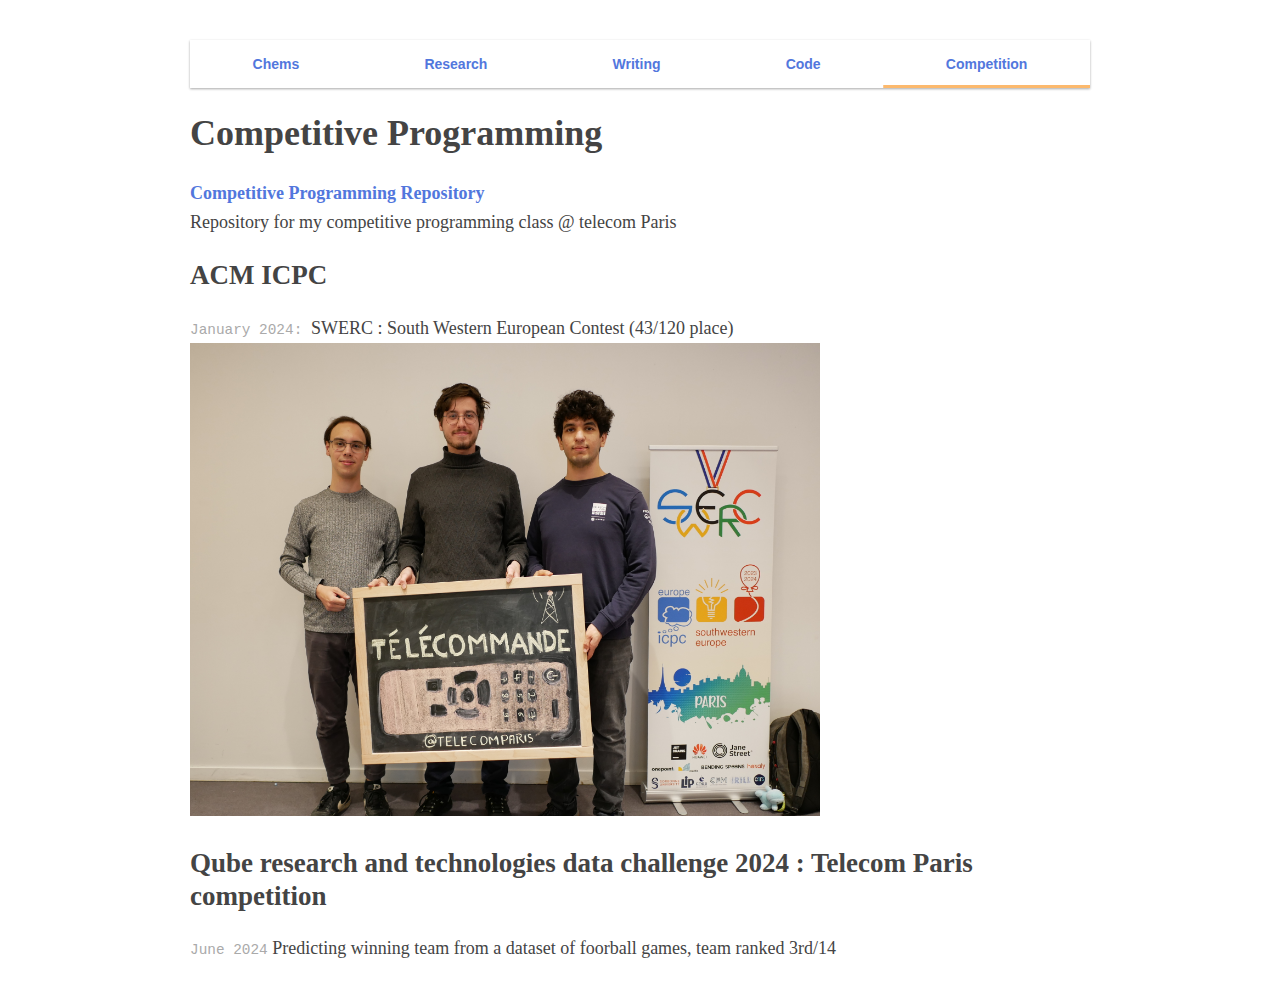
<file: cp.html>
<!DOCTYPE html>
<html>
<link rel="stylesheet" type="text/css" href="index.css">

<head>

  <meta charset="utf-8">
  <meta name="viewport" content="width=device-width, initial-scale=1">
  <title>Chems the sun</title>
  <style type="text/css">
    img {
      width: 70%;
      padding-right: 10px;
    }

    .small {
      width: 40%;
      padding-right: 10px;
    }
  </style>
</head>

<nav class="menu">
  <ul class="menu__list">
    <li class="menu__group"><a href="index.html" class="menu__link">Chems</a></li>
    <li class="menu__group"><a href="research.html" class="menu__link">Research</a></li>
    <li class="menu__group"><a href="writing.html" class="menu__link">Writing</a></li>
    <li class="menu__group"><a href="projects.html" class="menu__link">Code</a></li>
    <li class="menu__group"><a href="cp.html" class="menu__link select__link">Competition</a></li>
  </ul>
</nav>


<body>
  <h1>Competitive Programming</h1>
  <b><a href="https://github.com/chemousesi/INF280">Competitive Programming Repository</a></b><br>
  Repository for my competitive programming class @ telecom Paris

  <h2> ACM ICPC </h2>
  <span class="date">January 2024: </span>SWERC : South Western European Contest (43/120 place)<br>
  <img src="img/swerc2023-2024.jpg"><br>

  <!-- 
    <h2><a href="https://codeforces.com/profile/chilli">Codeforces</a></h3><br>
      <img class="small" src="img/cf.jpg"><br>
      <hr>
      <h2>First Tech Challenge</h2>
      <span class="date">2016:</span> Res-Q Finalist Alliance Captains
      <iframe width="560" height="315" src="https://www.youtube.com/embed/aDYqt-jd0cg" frameborder="0"
        allow="accelerometer; autoplay; encrypted-media; gyroscope; picture-in-picture" allowfullscreen></iframe> -->

  <h2>Qube research and technologies data challenge 2024 : Telecom Paris competition</h2>
  <span class="date">June 2024</span> Predicting winning team from a dataset of foorball games, team ranked 3rd/14


</body>

</html>
</file>
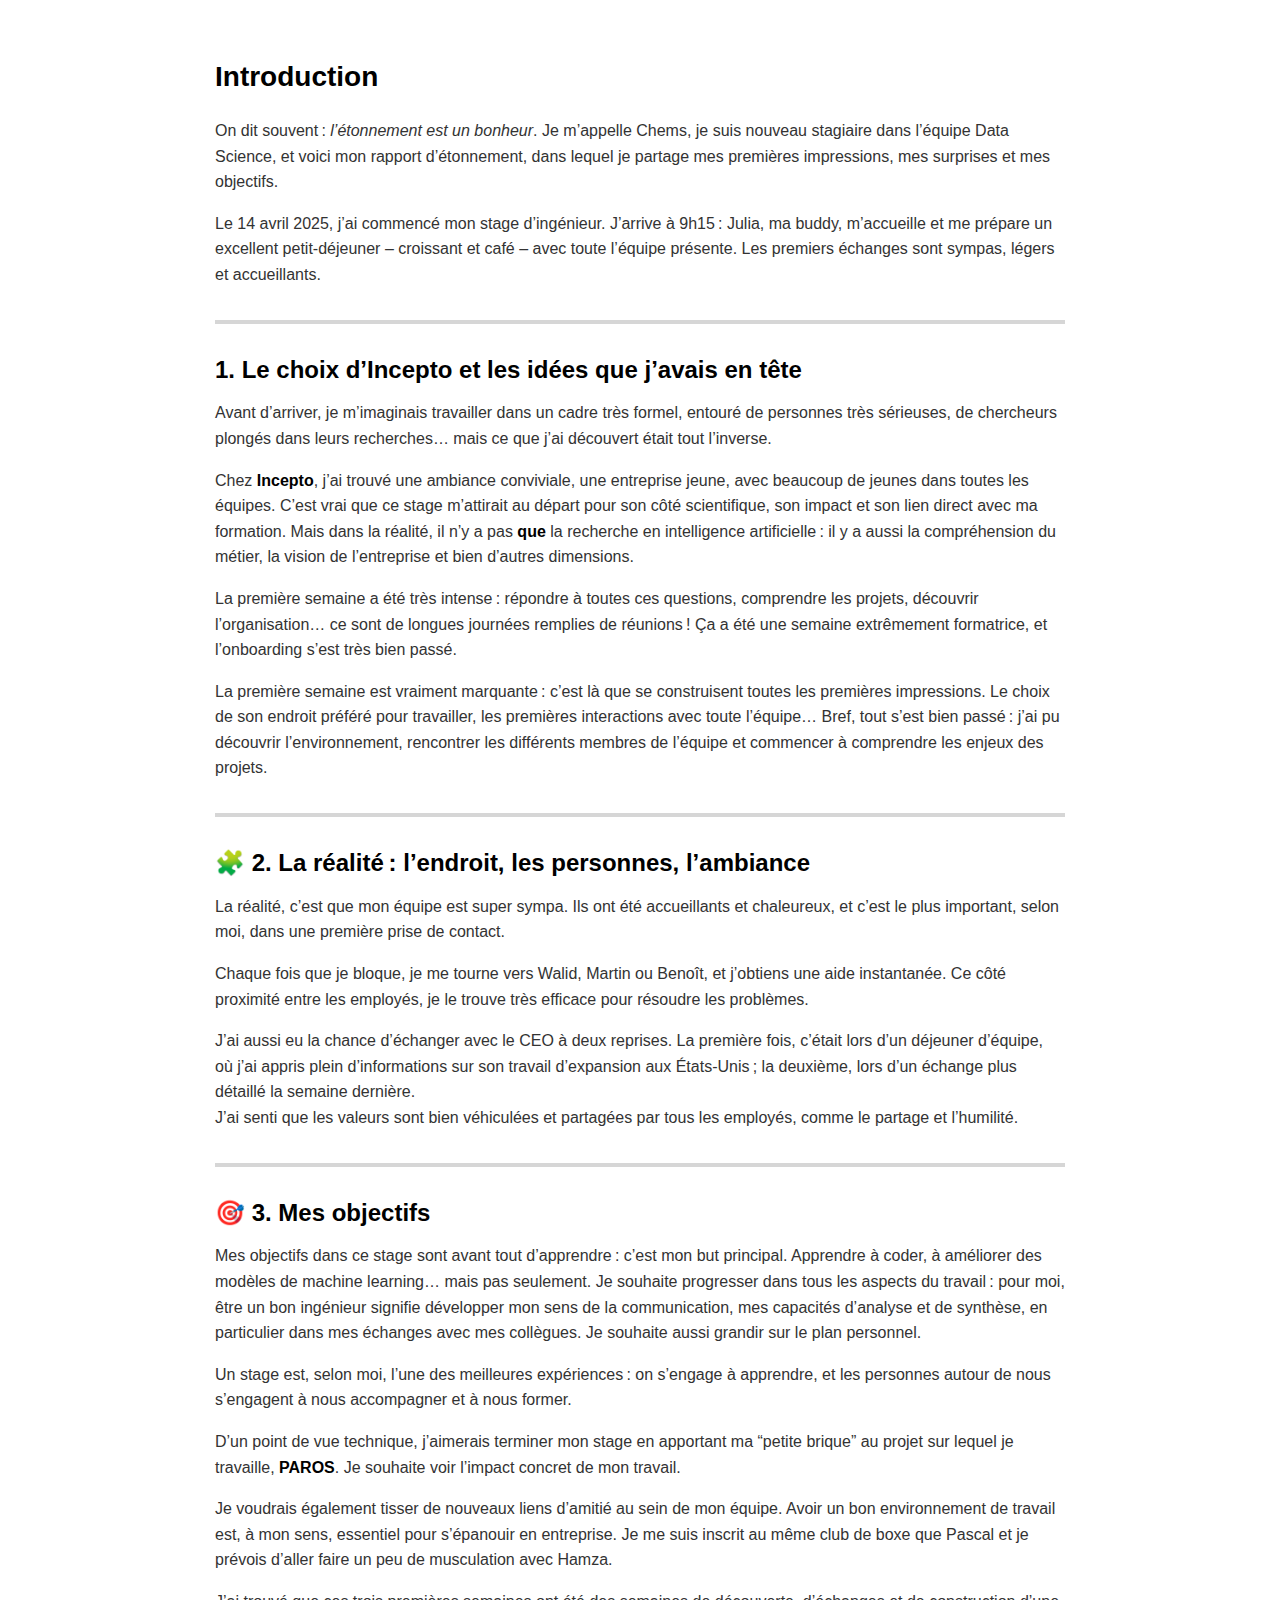
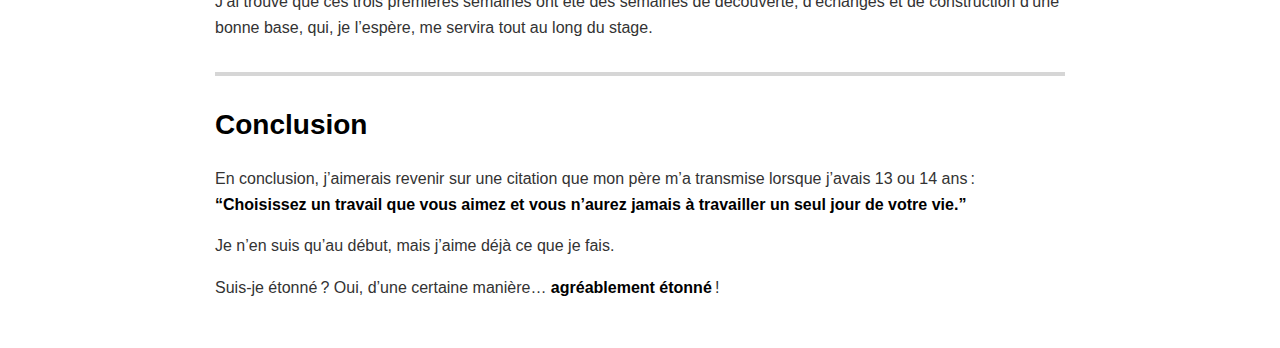
<file: discovery_report.html>
<!DOCTYPE html><html><head>
      <title>discovery_report</title>
      <meta charset="utf-8">
      <meta name="viewport" content="width=device-width, initial-scale=1.0">
      
      <link rel="stylesheet" href="file:////home/chems-benaziza-incepto/.vscode-server/extensions/shd101wyy.markdown-preview-enhanced-0.8.18/crossnote/dependencies/katex/katex.min.css">
      
      
      
      
      
      <style>
      code[class*=language-],pre[class*=language-]{color:#333;background:0 0;font-family:Consolas,"Liberation Mono",Menlo,Courier,monospace;text-align:left;white-space:pre;word-spacing:normal;word-break:normal;word-wrap:normal;line-height:1.4;-moz-tab-size:8;-o-tab-size:8;tab-size:8;-webkit-hyphens:none;-moz-hyphens:none;-ms-hyphens:none;hyphens:none}pre[class*=language-]{padding:.8em;overflow:auto;border-radius:3px;background:#f5f5f5}:not(pre)>code[class*=language-]{padding:.1em;border-radius:.3em;white-space:normal;background:#f5f5f5}.token.blockquote,.token.comment{color:#969896}.token.cdata{color:#183691}.token.doctype,.token.macro.property,.token.punctuation,.token.variable{color:#333}.token.builtin,.token.important,.token.keyword,.token.operator,.token.rule{color:#a71d5d}.token.attr-value,.token.regex,.token.string,.token.url{color:#183691}.token.atrule,.token.boolean,.token.code,.token.command,.token.constant,.token.entity,.token.number,.token.property,.token.symbol{color:#0086b3}.token.prolog,.token.selector,.token.tag{color:#63a35c}.token.attr-name,.token.class,.token.class-name,.token.function,.token.id,.token.namespace,.token.pseudo-class,.token.pseudo-element,.token.url-reference .token.variable{color:#795da3}.token.entity{cursor:help}.token.title,.token.title .token.punctuation{font-weight:700;color:#1d3e81}.token.list{color:#ed6a43}.token.inserted{background-color:#eaffea;color:#55a532}.token.deleted{background-color:#ffecec;color:#bd2c00}.token.bold{font-weight:700}.token.italic{font-style:italic}.language-json .token.property{color:#183691}.language-markup .token.tag .token.punctuation{color:#333}.language-css .token.function,code.language-css{color:#0086b3}.language-yaml .token.atrule{color:#63a35c}code.language-yaml{color:#183691}.language-ruby .token.function{color:#333}.language-markdown .token.url{color:#795da3}.language-makefile .token.symbol{color:#795da3}.language-makefile .token.variable{color:#183691}.language-makefile .token.builtin{color:#0086b3}.language-bash .token.keyword{color:#0086b3}pre[data-line]{position:relative;padding:1em 0 1em 3em}pre[data-line] .line-highlight-wrapper{position:absolute;top:0;left:0;background-color:transparent;display:block;width:100%}pre[data-line] .line-highlight{position:absolute;left:0;right:0;padding:inherit 0;margin-top:1em;background:hsla(24,20%,50%,.08);background:linear-gradient(to right,hsla(24,20%,50%,.1) 70%,hsla(24,20%,50%,0));pointer-events:none;line-height:inherit;white-space:pre}pre[data-line] .line-highlight:before,pre[data-line] .line-highlight[data-end]:after{content:attr(data-start);position:absolute;top:.4em;left:.6em;min-width:1em;padding:0 .5em;background-color:hsla(24,20%,50%,.4);color:#f4f1ef;font:bold 65%/1.5 sans-serif;text-align:center;vertical-align:.3em;border-radius:999px;text-shadow:none;box-shadow:0 1px #fff}pre[data-line] .line-highlight[data-end]:after{content:attr(data-end);top:auto;bottom:.4em}html body{font-family:'Helvetica Neue',Helvetica,'Segoe UI',Arial,freesans,sans-serif;font-size:16px;line-height:1.6;color:#333;background-color:#fff;overflow:initial;box-sizing:border-box;word-wrap:break-word}html body>:first-child{margin-top:0}html body h1,html body h2,html body h3,html body h4,html body h5,html body h6{line-height:1.2;margin-top:1em;margin-bottom:16px;color:#000}html body h1{font-size:2.25em;font-weight:300;padding-bottom:.3em}html body h2{font-size:1.75em;font-weight:400;padding-bottom:.3em}html body h3{font-size:1.5em;font-weight:500}html body h4{font-size:1.25em;font-weight:600}html body h5{font-size:1.1em;font-weight:600}html body h6{font-size:1em;font-weight:600}html body h1,html body h2,html body h3,html body h4,html body h5{font-weight:600}html body h5{font-size:1em}html body h6{color:#5c5c5c}html body strong{color:#000}html body del{color:#5c5c5c}html body a:not([href]){color:inherit;text-decoration:none}html body a{color:#08c;text-decoration:none}html body a:hover{color:#00a3f5;text-decoration:none}html body img{max-width:100%}html body>p{margin-top:0;margin-bottom:16px;word-wrap:break-word}html body>ol,html body>ul{margin-bottom:16px}html body ol,html body ul{padding-left:2em}html body ol.no-list,html body ul.no-list{padding:0;list-style-type:none}html body ol ol,html body ol ul,html body ul ol,html body ul ul{margin-top:0;margin-bottom:0}html body li{margin-bottom:0}html body li.task-list-item{list-style:none}html body li>p{margin-top:0;margin-bottom:0}html body .task-list-item-checkbox{margin:0 .2em .25em -1.8em;vertical-align:middle}html body .task-list-item-checkbox:hover{cursor:pointer}html body blockquote{margin:16px 0;font-size:inherit;padding:0 15px;color:#5c5c5c;background-color:#f0f0f0;border-left:4px solid #d6d6d6}html body blockquote>:first-child{margin-top:0}html body blockquote>:last-child{margin-bottom:0}html body hr{height:4px;margin:32px 0;background-color:#d6d6d6;border:0 none}html body table{margin:10px 0 15px 0;border-collapse:collapse;border-spacing:0;display:block;width:100%;overflow:auto;word-break:normal;word-break:keep-all}html body table th{font-weight:700;color:#000}html body table td,html body table th{border:1px solid #d6d6d6;padding:6px 13px}html body dl{padding:0}html body dl dt{padding:0;margin-top:16px;font-size:1em;font-style:italic;font-weight:700}html body dl dd{padding:0 16px;margin-bottom:16px}html body code{font-family:Menlo,Monaco,Consolas,'Courier New',monospace;font-size:.85em;color:#000;background-color:#f0f0f0;border-radius:3px;padding:.2em 0}html body code::after,html body code::before{letter-spacing:-.2em;content:'\00a0'}html body pre>code{padding:0;margin:0;word-break:normal;white-space:pre;background:0 0;border:0}html body .highlight{margin-bottom:16px}html body .highlight pre,html body pre{padding:1em;overflow:auto;line-height:1.45;border:#d6d6d6;border-radius:3px}html body .highlight pre{margin-bottom:0;word-break:normal}html body pre code,html body pre tt{display:inline;max-width:initial;padding:0;margin:0;overflow:initial;line-height:inherit;word-wrap:normal;background-color:transparent;border:0}html body pre code:after,html body pre code:before,html body pre tt:after,html body pre tt:before{content:normal}html body blockquote,html body dl,html body ol,html body p,html body pre,html body ul{margin-top:0;margin-bottom:16px}html body kbd{color:#000;border:1px solid #d6d6d6;border-bottom:2px solid #c7c7c7;padding:2px 4px;background-color:#f0f0f0;border-radius:3px}@media print{html body{background-color:#fff}html body h1,html body h2,html body h3,html body h4,html body h5,html body h6{color:#000;page-break-after:avoid}html body blockquote{color:#5c5c5c}html body pre{page-break-inside:avoid}html body table{display:table}html body img{display:block;max-width:100%;max-height:100%}html body code,html body pre{word-wrap:break-word;white-space:pre}}.markdown-preview{width:100%;height:100%;box-sizing:border-box}.markdown-preview ul{list-style:disc}.markdown-preview ul ul{list-style:circle}.markdown-preview ul ul ul{list-style:square}.markdown-preview ol{list-style:decimal}.markdown-preview ol ol,.markdown-preview ul ol{list-style-type:lower-roman}.markdown-preview ol ol ol,.markdown-preview ol ul ol,.markdown-preview ul ol ol,.markdown-preview ul ul ol{list-style-type:lower-alpha}.markdown-preview .newpage,.markdown-preview .pagebreak{page-break-before:always}.markdown-preview pre.line-numbers{position:relative;padding-left:3.8em;counter-reset:linenumber}.markdown-preview pre.line-numbers>code{position:relative}.markdown-preview pre.line-numbers .line-numbers-rows{position:absolute;pointer-events:none;top:1em;font-size:100%;left:0;width:3em;letter-spacing:-1px;border-right:1px solid #999;-webkit-user-select:none;-moz-user-select:none;-ms-user-select:none;user-select:none}.markdown-preview pre.line-numbers .line-numbers-rows>span{pointer-events:none;display:block;counter-increment:linenumber}.markdown-preview pre.line-numbers .line-numbers-rows>span:before{content:counter(linenumber);color:#999;display:block;padding-right:.8em;text-align:right}.markdown-preview .mathjax-exps .MathJax_Display{text-align:center!important}.markdown-preview:not([data-for=preview]) .code-chunk .code-chunk-btn-group{display:none}.markdown-preview:not([data-for=preview]) .code-chunk .status{display:none}.markdown-preview:not([data-for=preview]) .code-chunk .output-div{margin-bottom:16px}.markdown-preview .md-toc{padding:0}.markdown-preview .md-toc .md-toc-link-wrapper .md-toc-link{display:inline;padding:.25rem 0}.markdown-preview .md-toc .md-toc-link-wrapper .md-toc-link div,.markdown-preview .md-toc .md-toc-link-wrapper .md-toc-link p{display:inline}.markdown-preview .md-toc .md-toc-link-wrapper.highlighted .md-toc-link{font-weight:800}.scrollbar-style::-webkit-scrollbar{width:8px}.scrollbar-style::-webkit-scrollbar-track{border-radius:10px;background-color:transparent}.scrollbar-style::-webkit-scrollbar-thumb{border-radius:5px;background-color:rgba(150,150,150,.66);border:4px solid rgba(150,150,150,.66);background-clip:content-box}html body[for=html-export]:not([data-presentation-mode]){position:relative;width:100%;height:100%;top:0;left:0;margin:0;padding:0;overflow:auto}html body[for=html-export]:not([data-presentation-mode]) .markdown-preview{position:relative;top:0;min-height:100vh}@media screen and (min-width:914px){html body[for=html-export]:not([data-presentation-mode]) .markdown-preview{padding:2em calc(50% - 457px + 2em)}}@media screen and (max-width:914px){html body[for=html-export]:not([data-presentation-mode]) .markdown-preview{padding:2em}}@media screen and (max-width:450px){html body[for=html-export]:not([data-presentation-mode]) .markdown-preview{font-size:14px!important;padding:1em}}@media print{html body[for=html-export]:not([data-presentation-mode]) #sidebar-toc-btn{display:none}}html body[for=html-export]:not([data-presentation-mode]) #sidebar-toc-btn{position:fixed;bottom:8px;left:8px;font-size:28px;cursor:pointer;color:inherit;z-index:99;width:32px;text-align:center;opacity:.4}html body[for=html-export]:not([data-presentation-mode])[html-show-sidebar-toc] #sidebar-toc-btn{opacity:1}html body[for=html-export]:not([data-presentation-mode])[html-show-sidebar-toc] .md-sidebar-toc{position:fixed;top:0;left:0;width:300px;height:100%;padding:32px 0 48px 0;font-size:14px;box-shadow:0 0 4px rgba(150,150,150,.33);box-sizing:border-box;overflow:auto;background-color:inherit}html body[for=html-export]:not([data-presentation-mode])[html-show-sidebar-toc] .md-sidebar-toc::-webkit-scrollbar{width:8px}html body[for=html-export]:not([data-presentation-mode])[html-show-sidebar-toc] .md-sidebar-toc::-webkit-scrollbar-track{border-radius:10px;background-color:transparent}html body[for=html-export]:not([data-presentation-mode])[html-show-sidebar-toc] .md-sidebar-toc::-webkit-scrollbar-thumb{border-radius:5px;background-color:rgba(150,150,150,.66);border:4px solid rgba(150,150,150,.66);background-clip:content-box}html body[for=html-export]:not([data-presentation-mode])[html-show-sidebar-toc] .md-sidebar-toc a{text-decoration:none}html body[for=html-export]:not([data-presentation-mode])[html-show-sidebar-toc] .md-sidebar-toc .md-toc{padding:0 16px}html body[for=html-export]:not([data-presentation-mode])[html-show-sidebar-toc] .md-sidebar-toc .md-toc .md-toc-link-wrapper .md-toc-link{display:inline;padding:.25rem 0}html body[for=html-export]:not([data-presentation-mode])[html-show-sidebar-toc] .md-sidebar-toc .md-toc .md-toc-link-wrapper .md-toc-link div,html body[for=html-export]:not([data-presentation-mode])[html-show-sidebar-toc] .md-sidebar-toc .md-toc .md-toc-link-wrapper .md-toc-link p{display:inline}html body[for=html-export]:not([data-presentation-mode])[html-show-sidebar-toc] .md-sidebar-toc .md-toc .md-toc-link-wrapper.highlighted .md-toc-link{font-weight:800}html body[for=html-export]:not([data-presentation-mode])[html-show-sidebar-toc] .markdown-preview{left:300px;width:calc(100% - 300px);padding:2em calc(50% - 457px - 300px / 2);margin:0;box-sizing:border-box}@media screen and (max-width:1274px){html body[for=html-export]:not([data-presentation-mode])[html-show-sidebar-toc] .markdown-preview{padding:2em}}@media screen and (max-width:450px){html body[for=html-export]:not([data-presentation-mode])[html-show-sidebar-toc] .markdown-preview{width:100%}}html body[for=html-export]:not([data-presentation-mode]):not([html-show-sidebar-toc]) .markdown-preview{left:50%;transform:translateX(-50%)}html body[for=html-export]:not([data-presentation-mode]):not([html-show-sidebar-toc]) .md-sidebar-toc{display:none}
/* Please visit the URL below for more information: */
/*   https://shd101wyy.github.io/markdown-preview-enhanced/#/customize-css */

      </style>
      <!-- The content below will be included at the end of the <head> element. --><script type="text/javascript">
  document.addEventListener("DOMContentLoaded", function () {
    // your code here
  });
</script></head><body for="html-export">
    
    
      <div class="crossnote markdown-preview  ">
      
<h2 id="introduction">Introduction </h2>
<p>On dit souvent : <em>l’étonnement est un bonheur</em>. Je m’appelle Chems, je suis nouveau stagiaire dans l’équipe Data Science, et voici mon rapport d’étonnement, dans lequel je partage mes premières impressions, mes surprises et mes objectifs.</p>
<p>Le 14 avril 2025, j’ai commencé mon stage d’ingénieur. J’arrive à 9h15 : Julia, ma buddy, m’accueille et me prépare un excellent petit-déjeuner – croissant et café – avec toute l’équipe présente. Les premiers échanges sont sympas, légers et accueillants.</p>
<hr>
<h3 id="1-le-choix-dincepto-et-les-idées-que-javais-en-tête"><strong>1. Le choix d’Incepto et les idées que j’avais en tête</strong> </h3>
<p>Avant d’arriver, je m’imaginais travailler dans un cadre très formel, entouré de personnes très sérieuses, de chercheurs plongés dans leurs recherches… mais ce que j’ai découvert était tout l’inverse.</p>
<p>Chez <strong>Incepto</strong>, j’ai trouvé une ambiance conviviale, une entreprise jeune, avec beaucoup de jeunes dans toutes les équipes. C’est vrai que ce stage m’attirait au départ pour son côté scientifique, son impact et son lien direct avec ma formation. Mais dans la réalité, il n’y a pas <strong>que</strong> la recherche en intelligence artificielle : il y a aussi la compréhension du métier, la vision de l’entreprise et bien d’autres dimensions.</p>
<p>La première semaine a été très intense : répondre à toutes ces questions, comprendre les projets, découvrir l’organisation… ce sont de longues journées remplies de réunions ! Ça a été une semaine extrêmement formatrice, et l’onboarding s’est très bien passé.</p>
<p>La première semaine est vraiment marquante : c’est là que se construisent toutes les premières impressions. Le choix de son endroit préféré pour travailler, les premières interactions avec toute l’équipe… Bref, tout s’est bien passé : j’ai pu découvrir l’environnement, rencontrer les différents membres de l’équipe et commencer à comprendre les enjeux des projets.</p>
<hr>
<h3 id="-2-la-réalité--lendroit-les-personnes-lambiance">🧩 <strong>2. La réalité : l’endroit, les personnes, l’ambiance</strong> </h3>
<p>La réalité, c’est que mon équipe est super sympa. Ils ont été accueillants et chaleureux, et c’est le plus important, selon moi, dans une première prise de contact.</p>
<p>Chaque fois que je bloque, je me tourne vers Walid, Martin ou Benoît, et j’obtiens une aide instantanée. Ce côté proximité entre les employés, je le trouve très efficace pour résoudre les problèmes.</p>
<p>J’ai aussi eu la chance d’échanger avec le CEO à deux reprises. La première fois, c’était lors d’un déjeuner d’équipe, où j’ai appris plein d’informations sur son travail d’expansion aux États-Unis ; la deuxième, lors d’un échange plus détaillé la semaine dernière.<br>
J’ai senti que les valeurs sont bien véhiculées et partagées par tous les employés, comme le partage et l’humilité.</p>
<hr>
<h3 id="-3-mes-objectifs">🎯 <strong>3. Mes objectifs</strong> </h3>
<p>Mes objectifs dans ce stage sont avant tout d’apprendre : c’est mon but principal. Apprendre à coder, à améliorer des modèles de machine learning… mais pas seulement. Je souhaite progresser dans tous les aspects du travail : pour moi, être un bon ingénieur signifie développer mon sens de la communication, mes capacités d’analyse et de synthèse, en particulier dans mes échanges avec mes collègues. Je souhaite aussi grandir sur le plan personnel.</p>
<p>Un stage est, selon moi, l’une des meilleures expériences : on s’engage à apprendre, et les personnes autour de nous s’engagent à nous accompagner et à nous former.</p>
<p>D’un point de vue technique, j’aimerais terminer mon stage en apportant ma “petite brique” au projet sur lequel je travaille, <strong>PAROS</strong>. Je souhaite voir l’impact concret de mon travail.</p>
<p>Je voudrais également tisser de nouveaux liens d’amitié au sein de mon équipe. Avoir un bon environnement de travail est, à mon sens, essentiel pour s’épanouir en entreprise. Je me suis inscrit au même club de boxe que Pascal et je prévois d’aller faire un peu de musculation avec Hamza.</p>
<p>J’ai trouvé que ces trois premières semaines ont été des semaines de découverte, d’échanges et de construction d’une bonne base, qui, je l’espère, me servira tout au long du stage.</p>
<hr>
<h2 id="conclusion">Conclusion </h2>
<p>En conclusion, j’aimerais revenir sur une citation que mon père m’a transmise lorsque j’avais 13 ou 14 ans :<br>
<strong>“Choisissez un travail que vous aimez et vous n’aurez jamais à travailler un seul jour de votre vie.”</strong></p>
<p>Je n’en suis qu’au début, mais j’aime déjà ce que je fais.</p>
<p>Suis-je étonné ? Oui, d’une certaine manière… <strong>agréablement étonné</strong> !</p>

      </div>
      
      
    
    
    
    
    
    
  
    </body></html>
</file>
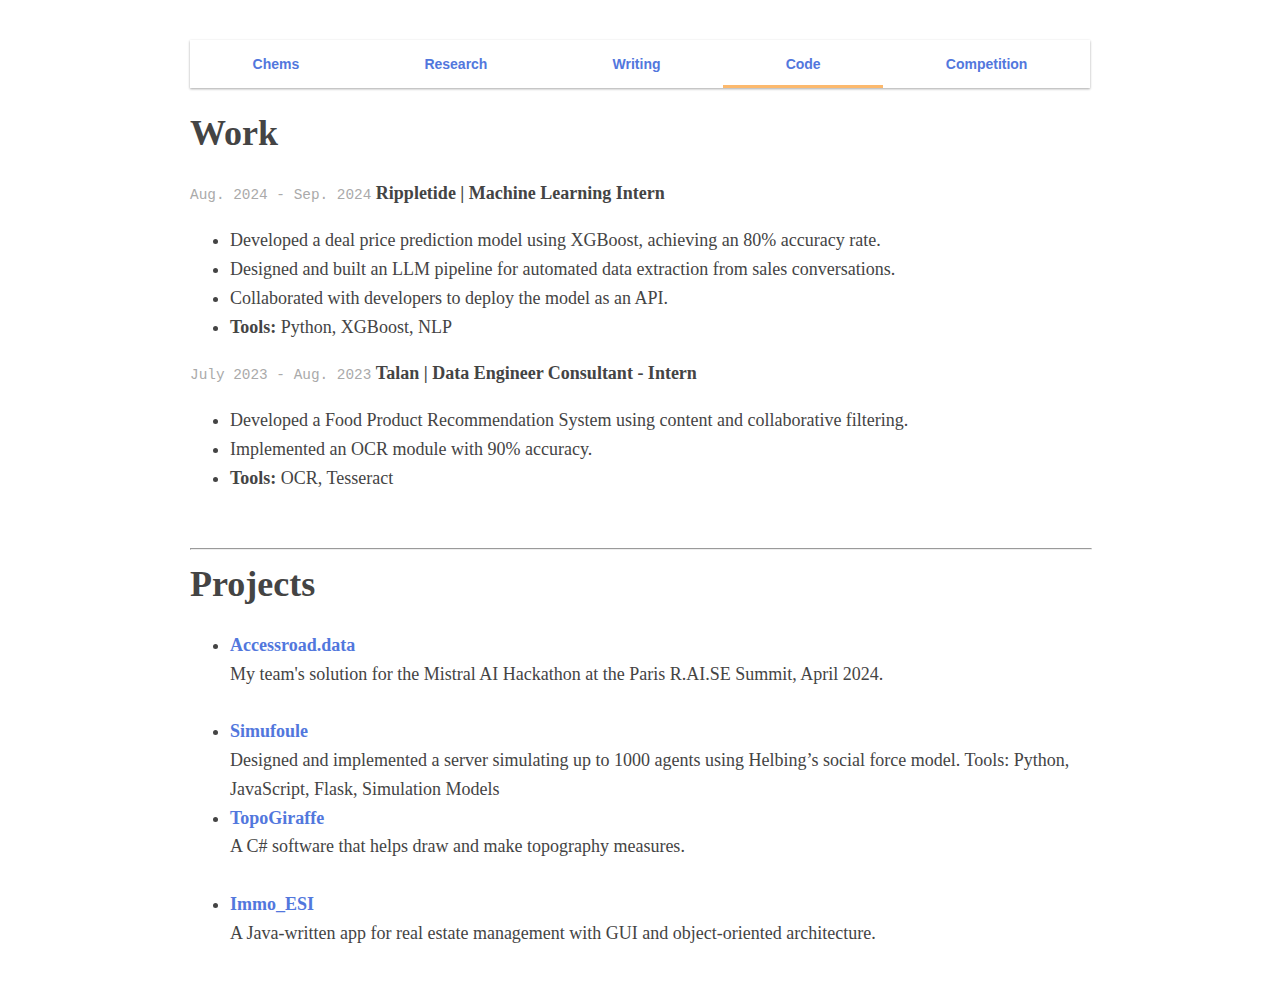
<file: projects.html>
<!DOCTYPE html>
<html>
<link rel="stylesheet" type="text/css" href="index.css">

<head>

  <meta charset="utf-8">
  <meta name="viewport" content="width=device-width, initial-scale=1">
  <title>chems the sun</title>
  <style type="text/css">
    img {
      width: 130px;
      padding-right: 10px;
      padding-bottom: 10px;
      float: left;
    }
  </style>

</head>

<nav class="menu">
  <ul class="menu__list">
    <li class="menu__group"><a href="index.html" class="menu__link">Chems</a></li>
    <li class="menu__group"><a href="research.html" class="menu__link">Research</a></li>
    <li class="menu__group"><a href="writing.html" class="menu__link">Writing</a></li>
    <li class="menu__group"><a href="projects.html" class="menu__link select__link">Code</a></li>
    <li class="menu__group"><a href="cp.html" class="menu__link">Competition</a></li>
  </ul>
</nav>


<body>


  <h1>Work</h1>
  <div>
    <span class="date">Aug. 2024 - Sep. 2024</span>
    <b>Rippletide | Machine Learning Intern</b><br>
    <ul>
      <li>Developed a deal price prediction model using XGBoost, achieving an 80% accuracy rate.</li>
      <li>Designed and built an LLM pipeline for automated data extraction from sales conversations.</li>
      <li>Collaborated with developers to deploy the model as an API.</li>
      <li><strong>Tools:</strong> Python, XGBoost, NLP</li>
    </ul>
  </div>

  <div>
    <span class="date">July 2023 - Aug. 2023</span>
    <b>Talan | Data Engineer Consultant - Intern</b><br>
    <ul>
      <li>Developed a Food Product Recommendation System using content and collaborative filtering.</li>
      <li>Implemented an OCR module with 90% accuracy.</li>
      <li><strong>Tools:</strong> OCR, Tesseract</li>
    </ul>
  </div>


  <br>

  <hr>
  <h1>Projects</h1>
  <ul>

    <li><b><a href="https://github.com/chemousesi/Mistral_AI_Hackathon">Accessroad.data</a></b><br>
      My team's solution for the Mistral AI Hackathon at the Paris R.AI.SE Summit, April 2024.
    </li>
    <br>
    <li>
      <!-- <img src=""> -->
      <b><a href="">Simufoule</a></b><br>
      Designed and implemented a server simulating up to 1000 agents using Helbing’s social force model.
      Tools: Python, JavaScript, Flask, Simulation Models
      <br>
    <li><b><a href="https://github.com/chemousesi/TopoGiraffe">TopoGiraffe</a></b><br>
      A C# software that helps draw and make topography measures.
    </li>
    <br>
    <li><b><a href="https://github.com/chemousesi/ImmoESI_GUI_Version">Immo_ESI</a></b><br>
      A Java-written app for real estate management with GUI and object-oriented architecture.
    </li>
  </ul>
</body>

</html>
</file>
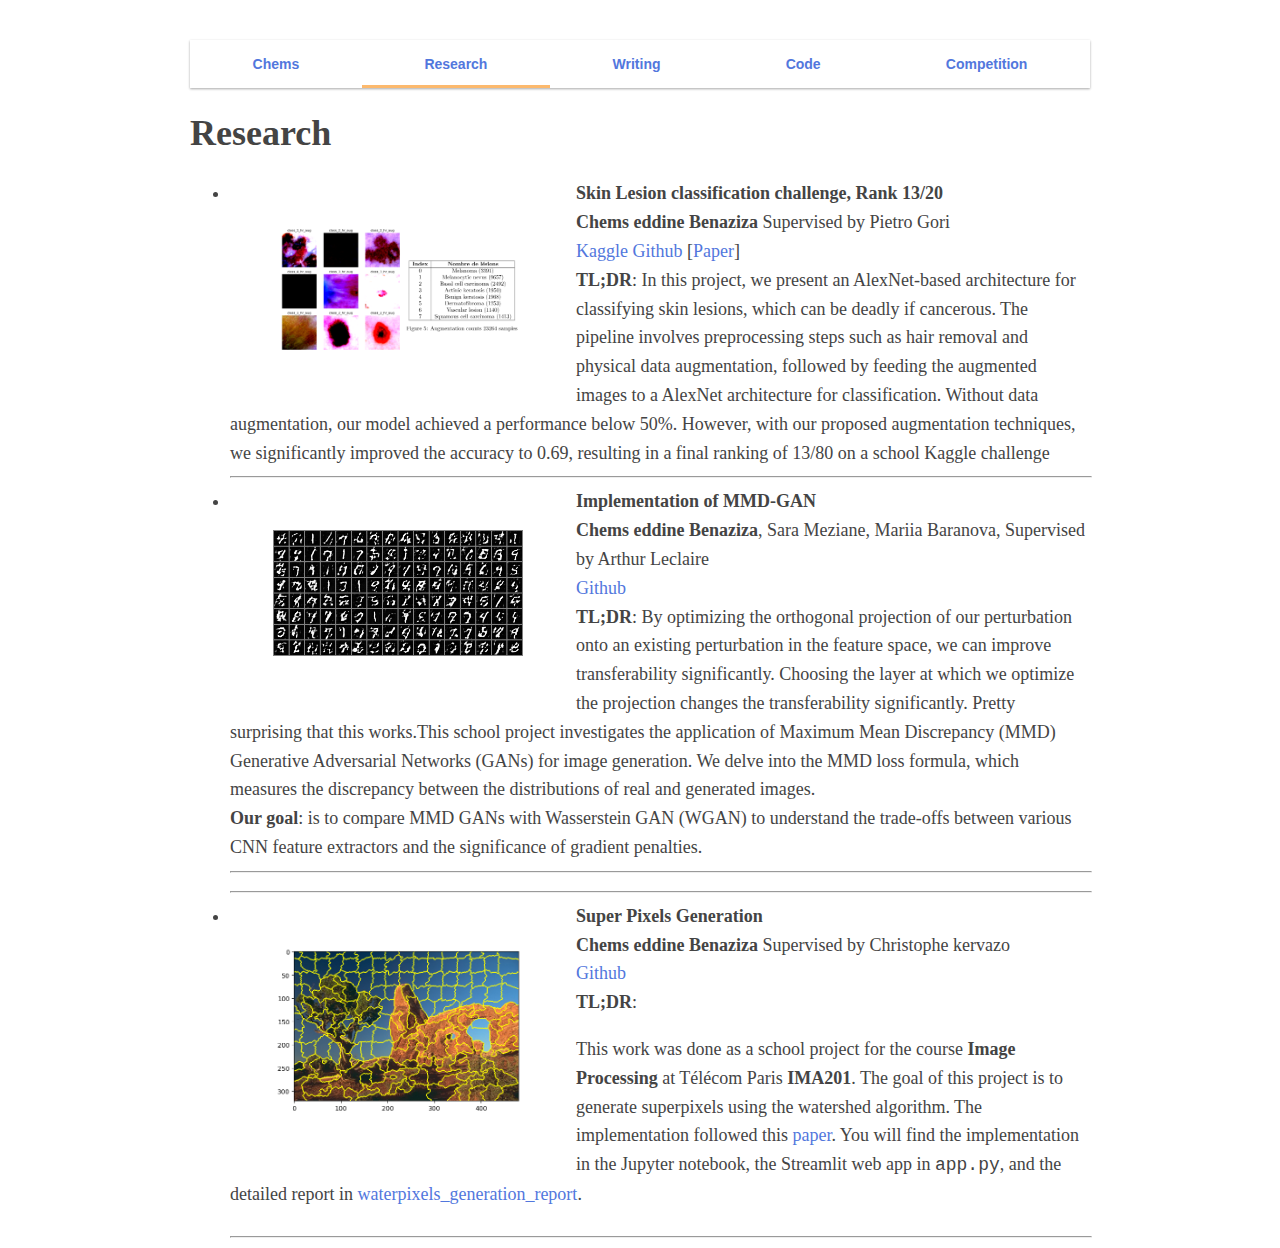
<file: research.html>
<!DOCTYPE html>
<html>
<link rel="stylesheet" type="text/css" href="index.css">

<head>

  <meta charset="utf-8">
  <meta name="viewport" content="width=device-width, initial-scale=1">
  <title>Chems the sun</title>
  <style type="text/css">
    img {
      width: 250px;
      padding-right: 10px;
    }

    li.research_item {
      width: 100%;
    }
  </style>

</head>

<nav class="menu">
  <ul class="menu__list">
    <li class="menu__group"><a href="index.html" class="menu__link">Chems</a></li>
    <li class="menu__group"><a href="research.html" class="menu__link select__link">Research</a></li>
    <li class="menu__group"><a href="writing.html" class="menu__link">Writing</a></li>
    <li class="menu__group"><a href="projects.html" class="menu__link">Code</a></li>
    <li class="menu__group"><a href="cp.html" class="menu__link">Competition</a></li>
  </ul>
</nav>


<body>
  <h1>Research</h1>
  <ul>
    <li class="research_item">
      <div class="container grid-item">
        <img src="img/augmented_images_skin_lesion.png" width="200px" style="float:left">
      </div>
      <b>Skin Lesion classification challenge, Rank 13/20</b>
      <br>
      <b>Chems eddine Benaziza</b> Supervised by Pietro Gori
      <br>
      <a href="https://www.kaggle.com/competitions/ima205-challenge-2024/leaderboard"> Kaggle </a>
      <a href="https://github.com/chemousesi/ima205-skin-lesion-challenge-2025">Github</a>
      [<a href="files/IMA_205_Project_report_AlexNet_for_Skin_lesion_classification.pdf">Paper</a>]
      <br>
      <b>TL;DR</b>: In this project, we present an AlexNet-based architecture for classifying skin lesions, which
      can be deadly if cancerous. The pipeline involves preprocessing steps such as hair removal and
      physical data augmentation, followed by feeding the augmented images to a AlexNet architecture
      for classification. Without data augmentation, our model achieved a performance below 50%.
      However, with our proposed augmentation techniques, we significantly improved the accuracy to
      0.69, resulting in a final ranking of 13/80 on a school Kaggle challenge
    </li>

    <hr>
    <li class="research_item">
      <div class="container grid-item">
        <img src="img/gans.png" width="200px" style="float:left">
      </div>
      <b> Implementation of MMD-GAN </b>
      <br>
      <b>Chems eddine Benaziza</b>, Sara Meziane, Mariia Baranova, Supervised by Arthur Leclaire
      <br>
      <a href="https://github.com/chemousesi/mmd-gans-implementation">Github</a>
      <br>
      <b>TL;DR</b>: By optimizing the orthogonal projection of our perturbation onto an existing perturbation in the
      feature space, we can improve transferability significantly. Choosing the layer at which we optimize the
      projection changes the transferability significantly. Pretty surprising that this works.This school project
      investigates the application of Maximum Mean Discrepancy (MMD) Generative Adversarial Networks (GANs) for image
      generation. We delve into the MMD loss formula, which measures the discrepancy between the distributions of real
      and generated images. <br>
      <b>Our goal</b>: is to compare MMD GANs with Wasserstein GAN (WGAN) to understand the trade-offs
      between various CNN feature extractors and the significance of gradient penalties.
    </li>
    <hr>
    <hr>
    <li class="research_item">
      <div class="container grid-item">
        <img src="img/watershed.png" width="200px" style="float:left">
      </div>
      <b> Super Pixels Generation </b>
      <br>
      <b>Chems eddine Benaziza</b> Supervised by Christophe kervazo
      <br>
      <a href="https://github.com/chemousesi/waterpixels-generation">Github</a>
      <br>
      <b>TL;DR</b>:
      <p>
        This work was done as a school project for the course <strong>Image Processing</strong> at Télécom Paris
        <strong>IMA201</strong>.
        The goal of this project is to generate superpixels using the watershed algorithm.
        The implementation followed this
        <a href="https://minesparis-psl.hal.science/hal-01139797/file/2014.icip.machairas.al.waterpixels.pdf"
          target="_blank">paper</a>.
        You will find the implementation in the Jupyter notebook, the Streamlit web app in <code>app.py</code>, and the
        detailed report in
        <a href="files/IMA_201_waterpixels_generation_report_Benaziza_v2.pdf"
          target="_blank">waterpixels_generation_report</a>.
      </p>


    </li>
    <hr>
  </ul>
</body>

</html>
</file>
<file: index.css>
.name {
  color: #666;
}

hr {
  width: 100%;
  float: left;
}

body {
  margin: 40px auto !important;
  max-width: 900px;
  line-height: 1.6;
  font-size: 18px;
  color: #444;
  padding: 0 10px;
  font-family: Palatino, "Palatino Linotype", "Palatino LT STD", "Book Antiqua", Cambria, Georgia, serif;
}

h1,
h2,
h3 {
  line-height: 1.2
}

.date {
  color: #aaa;
  font-family: Monaco, courier new, monospace;
  font-size: 80%;
}

nav {
  color: #51a012;
  font-family: Verdana, Tahoma, Geneva, sans-serif;
  margin: auto;
}

.container img {
  float: right;
  max-height: 40% !important;
  max-width: 40%;
  margin: 5%;
}

a {
  text-decoration: none;
  color: rgb(82, 119, 221) !important;
}

.grid-container {
  display: grid;
  grid-column-gap: 50px;
}


/*
=====
EFFECT FADING OUT FOR SIBLINGS MENU OPTIONS
=====
*/

.menu:hover .menu__link:not(:hover) {
  color: #241c69;
}

/*
=====
MENU STYLES
=====
*/

/* core styles */

.menu__list {
  display: flex;
  text-align: center;
  padding-left: 0;
  margin-top: 0;
  margin-bottom: 0;
  list-style: none;
}

.menu__group {
  flex-grow: 1;
  font-size: 14px;
}

.menu__link {
  display: block;
}

/* skin */

.menu {
  /* background-color: #ffe3be; */
  box-shadow: 0 1px 3px 0 rgba(0, 0, 0, .12), 0 1px 2px 0 rgba(0, 0, 0, .24);
}

.select__link::before,
.select__link::after {
  width: 100% !important;
  background-color: rgb(252, 185, 109);
}

.menu__link {
  padding: 0.8rem 0rem;

  font-weight: 700;
  color: rgb(0, 0, 0);
  text-decoration: none;
  /* text-transform: uppercase; */
}

/* states */
.menu__link:focus {
  outline: 2px solid rgb(255, 255, 255);
}

/* hover animation */

.menu__link {
  position: relative;
  overflow: hidden;

  will-change: color;
  transition: color .25s ease-out;
}

.menu__link::before,
.menu__link::after {
  content: "";
  width: 0;
  height: 3px;
  background-color: rgb(252, 185, 109);
  /* background-color: rgb(144, 205, 255); */

  will-change: width;
  transition: width .1s ease-out;

  position: absolute;
  bottom: 0;
}

.menu__link::before {
  left: 50%;
  transform: translateX(-50%);
}

.menu__link::after {
  right: 50%;
  transform: translateX(50%);
}

.menu__link:hover::before,
.menu__link:hover::after {
  width: 100%;
  transition-duration: .2s;
}

/*
=====
DEMO
=====
*/
</file>
